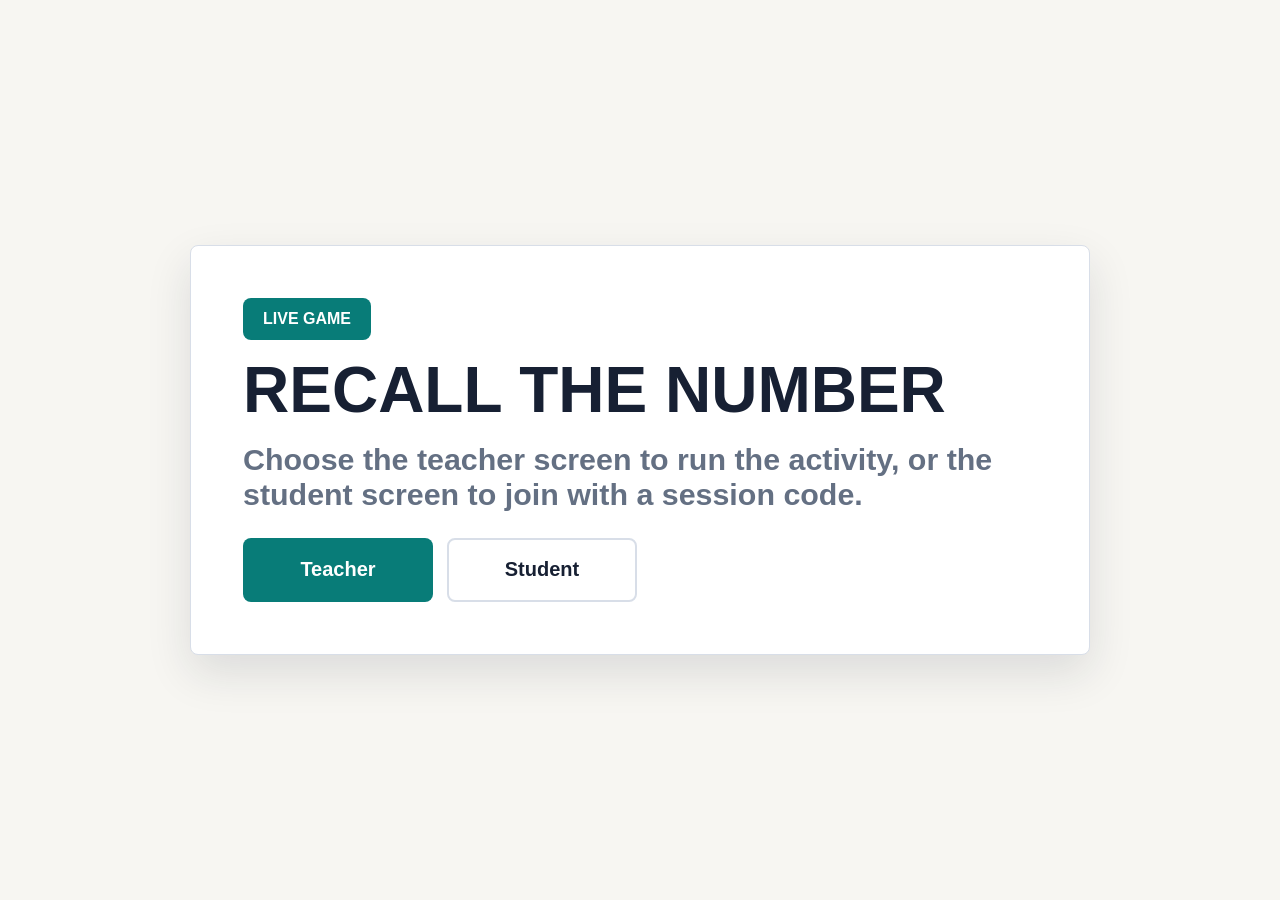
<file: index.html>
<!doctype html>
<html lang="en">
  <head>
    <meta charset="utf-8">
    <meta name="viewport" content="width=device-width, initial-scale=1">
    <title>Recall the Number Live</title>
    <link rel="stylesheet" href="css/styles.css">
  </head>
  <body>
    <main class="app">
      <section class="screen start-screen">
        <div class="start-panel">
          <p class="section-label">Live game</p>
          <h1>RECALL THE NUMBER</h1>
          <p class="subtitle">Choose the teacher screen to run the activity, or the student screen to join with a session code.</p>

          <div class="button-row">
            <a class="button button-primary button-large link-button" href="teacher.html">Teacher</a>
            <a class="button button-light button-large link-button" href="student.html">Student</a>
          </div>
        </div>
      </section>
    </main>
  </body>
</html>
</file>
<file: css/styles.css>
:root {
  --bg: #f7f6f2;
  --panel: #ffffff;
  --ink: #172033;
  --muted: #647083;
  --teal: #087c78;
  --teal-dark: #05635f;
  --teal-soft: #e4f5f3;
  --red: #cc2e2e;
  --red-dark: #a61f1f;
  --red-soft: #fff0f0;
  --green: #16834a;
  --green-dark: #0d6838;
  --green-soft: #e9f7e9;
  --amber: #b7791f;
  --border: #d8dee8;
  --shadow: 0 18px 45px rgba(23, 32, 51, 0.12);
  font-family: Andika, "Segoe UI", Arial, sans-serif;
}

* {
  box-sizing: border-box;
}

html,
body {
  width: 100%;
  min-height: 100%;
  margin: 0;
}

body {
  background: var(--bg);
  color: var(--ink);
}

button,
input,
select {
  font: inherit;
}

button {
  cursor: pointer;
}

button:disabled {
  cursor: not-allowed;
}

button:focus-visible,
input:focus-visible,
select:focus-visible {
  outline: 4px solid rgba(8, 124, 120, 0.28);
  outline-offset: 4px;
}

.app {
  min-height: 100vh;
  min-height: 100svh;
}

.screen {
  min-height: 100vh;
  min-height: 100svh;
  padding: 28px;
}

.start-screen,
.student-screen {
  display: grid;
  place-items: center;
}

.start-panel,
.student-card {
  display: grid;
  gap: 18px;
  width: min(900px, 100%);
  border: 1px solid var(--border);
  border-radius: 8px;
  background: var(--panel);
  padding: clamp(24px, 5vw, 52px);
  box-shadow: var(--shadow);
}

.results-panel {
  width: min(760px, 100%);
}

.student-card {
  width: min(620px, 100%);
}

.student-join-card,
.student-wait-card,
.student-final-card {
  gap: 14px;
}

.student-join-card h1 {
  font-size: clamp(2.2rem, 11vw, 4rem);
  text-align: center;
}

.student-join-card .button-large {
  width: 100%;
}

.session-field.is-prefilled {
  color: var(--muted);
  font-size: 0.95rem;
}

.session-field.is-prefilled input {
  min-height: 46px;
  background: #f8fafb;
  font-size: 1rem;
}

.section-label {
  display: inline-flex;
  width: fit-content;
  min-height: 42px;
  align-items: center;
  margin: 0;
  border-radius: 8px;
  background: var(--teal);
  padding: 0 20px;
  color: #ffffff;
  font-weight: 800;
  letter-spacing: 0;
  text-transform: uppercase;
}

h1,
h2,
p {
  margin-top: 0;
}

h1 {
  margin-bottom: 0;
  font-size: clamp(2.2rem, 5vw, 4.4rem);
  line-height: 1.02;
}

h2 {
  margin-bottom: 14px;
  font-size: clamp(1.4rem, 2vw, 2rem);
}

.subtitle {
  margin-bottom: 8px;
  color: var(--muted);
  font-size: clamp(1.25rem, 2.4vw, 1.9rem);
  font-weight: 700;
}

.muted {
  color: var(--muted);
  font-weight: 700;
}

.button-row {
  display: flex;
  flex-wrap: wrap;
  gap: 14px;
}

.setup-actions {
  display: flex;
  flex-wrap: wrap;
  gap: 14px;
  justify-content: flex-end;
}

.button {
  display: inline-grid;
  place-items: center;
  min-height: 48px;
  border: 2px solid transparent;
  border-radius: 8px;
  padding: 10px 18px;
  font-weight: 800;
  text-align: center;
  text-decoration: none;
}

.button-small {
  min-height: 38px;
  padding: 6px 10px;
  font-size: 0.95rem;
}

.button-large {
  min-width: 190px;
  min-height: 64px;
  font-size: 1.25rem;
}

.button-primary {
  background: var(--teal);
  color: #ffffff;
}

.button-primary:hover {
  background: var(--teal-dark);
}

.button-primary:disabled {
  background: #a9b9c5;
  color: #ffffff;
}

.button-light {
  border-color: var(--border);
  background: #ffffff;
  color: var(--ink);
}

.button-light:hover:not(:disabled) {
  border-color: var(--teal);
}

.button-danger {
  border-color: #f1b2b2;
  background: var(--red-soft);
  color: var(--red-dark);
}

.button-danger:hover {
  border-color: var(--red);
}

.join-panel,
.audio-setup,
.sentence-setup,
.library-panel {
  display: grid;
  gap: 10px;
  width: 100%;
  border: 2px solid #d5e8e6;
  border-radius: 8px;
  background: #f4fbfa;
  padding: 14px;
}

.teacher-setup-screen {
  padding: 18px;
}

.teacher-setup {
  display: grid;
  gap: 14px;
  width: min(1320px, 100%);
  margin: 0 auto;
}

.setup-header {
  display: flex;
  align-items: end;
  justify-content: space-between;
  gap: 18px;
}

.setup-header h1 {
  margin: 8px 0 0;
  font-size: clamp(2rem, 3.6vw, 3.5rem);
}

.setup-connection {
  min-width: min(420px, 100%);
  align-self: center;
}

.setup-access {
  display: grid;
  grid-template-columns: minmax(210px, 0.72fr) minmax(190px, 220px) minmax(320px, 1.4fr);
  align-items: stretch;
  gap: 14px;
  border: 2px solid #d5e8e6;
  border-radius: 8px;
  background: #f4fbfa;
  padding: 14px;
}

.access-session,
.access-qr,
.access-link {
  display: grid;
  align-content: center;
  gap: 8px;
  min-width: 0;
}

.access-session span,
.access-qr span,
.access-link span {
  color: var(--muted);
  font-weight: 900;
  text-transform: uppercase;
}

.access-session .button {
  width: fit-content;
}

.access-qr {
  justify-items: center;
}

.qr-code {
  display: grid;
  width: clamp(168px, 15vw, 220px);
  aspect-ratio: 1;
  place-items: center;
  border: 2px solid var(--border);
  border-radius: 8px;
  background: #ffffff;
  padding: 8px;
}

.qr-code svg {
  display: block;
  width: 100%;
  height: 100%;
}

.access-link {
  border-left: 2px solid #d5e8e6;
  padding-left: 14px;
}

.access-link a {
  overflow-wrap: anywhere;
  color: var(--teal-dark);
  font-size: 1.05rem;
  font-weight: 900;
}

.setup-workspace {
  display: grid;
  grid-template-columns: minmax(260px, 0.82fr) minmax(520px, 1.58fr);
  gap: 14px;
  align-items: start;
}

.setup-sidebar,
.setup-main {
  display: grid;
  gap: 12px;
}

.setup-main {
  border: 1px solid var(--border);
  border-radius: 8px;
  background: var(--panel);
  padding: 14px;
  box-shadow: 0 12px 28px rgba(23, 32, 51, 0.09);
}

.setup-title-row {
  display: grid;
  grid-template-columns: minmax(220px, 1fr) auto;
  align-items: end;
  gap: 14px;
}

.setup-title-row .setup-actions {
  justify-content: end;
}

.join-panel span,
.join-panel strong {
  overflow-wrap: anywhere;
}

.panel-heading {
  display: flex;
  align-items: center;
  justify-content: space-between;
  gap: 12px;
}

.panel-heading h2 {
  margin: 0;
}

.panel-heading > span {
  color: var(--muted);
  font-weight: 800;
}

.join-panel p {
  margin: 0;
}

.join-panel span {
  color: var(--muted);
  font-weight: 800;
}

.join-panel strong {
  font-size: 1rem;
}

.audio-setup.is-ready,
.sentence-setup.is-ready,
.library-panel.is-ready {
  border-color: #a6d8b5;
  background: var(--green-soft);
}

.audio-setup.is-warning,
.sentence-setup.is-warning,
.library-panel.is-warning {
  border-color: #f1b2b2;
  background: var(--red-soft);
}

.audio-setup p,
.sentence-setup p,
.library-panel p {
  margin: 0;
  color: var(--muted);
  font-weight: 700;
}

.sentence-label {
  color: var(--ink);
  font-weight: 800;
}

.sentence-setup textarea {
  width: 100%;
  min-height: 190px;
  resize: vertical;
  border: 2px solid var(--border);
  border-radius: 8px;
  background: #ffffff;
  padding: 12px 14px;
  color: var(--ink);
  font: inherit;
  line-height: 1.45;
}

.connection-strip {
  display: flex;
  align-items: center;
  justify-content: space-between;
  gap: 16px;
  border: 2px solid #d5e8e6;
  border-radius: 8px;
  background: #f4fbfa;
  padding: 8px 12px;
  color: var(--teal-dark);
  font-weight: 800;
}

.connection-strip.is-warning,
.connection-warning {
  border-color: #f1b2b2;
  background: var(--red-soft);
  color: var(--red-dark);
}

.connection-warning {
  border: 2px solid #f1b2b2;
  border-radius: 8px;
  padding: 8px 12px;
  font-weight: 800;
}

.connection-note {
  margin: 0;
  color: var(--muted);
  font-weight: 800;
}

.session-note {
  margin: 0;
  color: var(--teal-dark);
  font-size: 1.2rem;
  font-weight: 900;
}

.upload-button {
  display: inline-grid;
  position: relative;
  width: fit-content;
  min-height: 48px;
  align-items: center;
  overflow: hidden;
  border: 2px solid var(--teal);
  border-radius: 8px;
  background: #ffffff;
  padding: 10px 18px;
  color: var(--teal-dark);
  cursor: pointer;
  font-weight: 800;
}

.file-input {
  position: absolute;
  inset: 0;
  opacity: 0;
  cursor: pointer;
}

.teacher-screen {
  display: grid;
  grid-template-rows: auto minmax(0, 1fr);
  gap: 12px;
  width: min(1480px, 100%);
  min-height: calc(100vh - 56px);
  min-height: calc(100svh - 56px);
  margin: 0 auto;
}

.live-topbar {
  display: grid;
  grid-template-columns: minmax(180px, 0.8fr) minmax(360px, 1.6fr) auto;
  align-items: stretch;
  gap: 12px;
}

.live-title,
.live-metrics,
.live-actions {
  min-width: 0;
}

.live-title {
  display: grid;
  align-content: center;
  gap: 8px;
}

.live-title .section-label {
  min-height: 30px;
  padding: 0 12px;
  font-size: 0.76rem;
}

.live-title h1 {
  font-size: clamp(1.55rem, 2.5vw, 2.35rem);
}

.live-progress {
  gap: 5px;
}

.live-progress .progress-dot {
  width: 10px;
  height: 10px;
  flex-basis: 10px;
  border-width: 1px;
}

.live-metrics {
  display: grid;
  grid-template-columns: repeat(4, minmax(0, 1fr));
  gap: 8px;
}

.live-metrics span {
  display: grid;
  min-width: 0;
  align-content: center;
  gap: 2px;
  border: 2px solid #d5e8e6;
  border-radius: 8px;
  background: #f4fbfa;
  padding: 7px 10px;
}

.live-metrics span.is-warning {
  border-color: #f1b2b2;
  background: var(--red-soft);
  color: var(--red-dark);
}

.live-metrics em {
  overflow: hidden;
  color: var(--muted);
  font-size: 0.72rem;
  font-style: normal;
  font-weight: 900;
  text-overflow: ellipsis;
  text-transform: uppercase;
  white-space: nowrap;
}

.live-metrics strong {
  overflow: hidden;
  color: var(--teal-dark);
  font-size: 1.05rem;
  line-height: 1.1;
  text-overflow: ellipsis;
  white-space: nowrap;
}

.live-metrics span.is-warning strong {
  color: var(--red-dark);
}

.live-actions {
  align-content: center;
}

.live-actions .button {
  min-height: 36px;
}

.game-header,
.student-header {
  display: flex;
  align-items: start;
  justify-content: space-between;
  gap: 18px;
}

.teacher-actions {
  display: flex;
  flex-wrap: wrap;
  gap: 10px;
  justify-content: flex-end;
}

.student-actions {
  display: flex;
  flex-wrap: wrap;
  gap: 10px;
  justify-content: flex-end;
}

.student-topline,
.student-round-strip {
  display: flex;
  align-items: center;
  justify-content: space-between;
  gap: 10px;
}

.student-name-pill,
.student-round-strip > span,
.student-score-badge {
  display: inline-grid;
  min-height: 42px;
  align-items: center;
  border-radius: 8px;
  padding: 6px 12px;
  font-weight: 900;
}

.student-name-pill,
.student-round-strip > span {
  min-width: 0;
  overflow-wrap: anywhere;
  background: #ffffff;
  color: var(--ink);
}

.student-score-badge {
  flex: 0 0 auto;
  border: 2px solid #a6d8b5;
  background: var(--green-soft);
  color: var(--green-dark);
}

.session-code {
  display: inline-grid;
  width: fit-content;
  min-height: 58px;
  place-items: center;
  border: 2px solid #91bbb8;
  border-radius: 8px;
  background: #ffffff;
  padding: 6px 16px;
  color: var(--teal-dark);
  font-size: clamp(2rem, 5vw, 3rem);
  letter-spacing: 0;
}

.game-header h1 {
  font-size: clamp(1.8rem, 3vw, 3rem);
}

.progress {
  display: flex;
  gap: 10px;
}

.progress-dot {
  width: 16px;
  height: 16px;
  flex: 0 0 16px;
  border: 2px solid #bcc7d4;
  border-radius: 999px;
  background: #d9e0e8;
}

.progress-dot.is-complete,
.progress-dot.is-current {
  border-color: var(--teal);
  background: var(--teal);
}

.teacher-grid {
  display: grid;
  grid-template-columns: minmax(220px, 0.78fr) minmax(320px, 1.32fr) minmax(210px, 0.74fr);
  gap: 12px;
  min-height: 0;
  align-items: stretch;
}

.control-panel,
.chart-panel,
.students-panel {
  min-height: 0;
  border: 1px solid var(--border);
  border-radius: 8px;
  background: var(--panel);
  padding: 12px;
  box-shadow: var(--shadow);
}

.control-panel {
  display: grid;
  grid-template-rows: auto auto auto minmax(0, 1fr);
  align-content: stretch;
  gap: 12px;
}

.control-actions {
  display: grid;
  grid-template-columns: auto minmax(0, 1fr);
  align-items: center;
  gap: 12px;
}

.control-actions .button-row {
  display: grid;
  gap: 10px;
}

.phase-pill {
  display: inline-grid;
  min-height: 30px;
  place-items: center;
  border-radius: 8px;
  background: var(--teal-soft);
  padding: 4px 10px;
  color: var(--teal-dark);
  font-size: 0.9rem;
  font-weight: 900;
}

.play-button {
  display: grid;
  width: clamp(76px, 8vw, 104px);
  height: clamp(76px, 8vw, 104px);
  place-items: center;
  border: 0;
  border-radius: 999px;
  background: var(--red);
  box-shadow: 0 8px 0 var(--red-dark);
}

.play-triangle {
  width: 0;
  height: 0;
  margin-left: 7px;
  border-top: 20px solid transparent;
  border-bottom: 20px solid transparent;
  border-left: 31px solid #ffffff;
}

.audio-warning,
.student-warning {
  min-height: 34px;
  margin: 0;
  border: 2px solid #f1b2b2;
  border-radius: 8px;
  background: var(--red-soft);
  padding: 6px 10px;
  color: var(--red-dark);
  font-size: 0.95rem;
  font-weight: 800;
}

.audio-warning.is-empty {
  border-color: #d5e8e6;
  background: #f4fbfa;
  color: var(--muted);
}

.sentence-reveal {
  display: grid;
  width: 100%;
  min-height: 96px;
  align-content: center;
  gap: 8px;
  border: 2px solid #a6d8b5;
  border-radius: 8px;
  background: var(--green-soft);
  padding: 10px;
  text-align: center;
}

.sentence-reveal.is-empty {
  border-color: var(--border);
  background: #f8fafb;
}

.sentence-reveal span {
  color: var(--muted);
  font-size: 0.9rem;
  font-weight: 800;
}

.sentence-reveal strong {
  font-size: clamp(1.05rem, 1.7vw, 1.55rem);
  line-height: 1.15;
}

.chart-panel,
.students-panel {
  display: grid;
  grid-template-rows: auto minmax(0, 1fr);
  align-content: stretch;
}

.chart-heading span {
  color: var(--teal-dark);
  font-weight: 900;
}

.vote-chart {
  min-height: 0;
  overflow: auto;
}

.vote-row {
  display: grid;
  grid-template-columns: 42px minmax(0, 1fr) 34px;
  align-items: center;
  gap: 8px;
  min-height: 36px;
  margin-bottom: 7px;
}

.vote-number {
  display: grid;
  height: 36px;
  place-items: center;
  border: 2px solid #91bbb8;
  border-radius: 8px;
  background: #ffffff;
  font-size: 1.15rem;
  font-weight: 900;
}

.vote-track {
  height: 22px;
  overflow: hidden;
  border-radius: 8px;
  background: #e8edf2;
}

.vote-bar {
  height: 100%;
  border-radius: 8px;
  background: var(--teal);
}

.vote-row.is-correct .vote-number,
.vote-row.is-correct .vote-bar {
  border-color: var(--green-dark);
  background: var(--green);
  color: #ffffff;
}

.student-list {
  display: flex;
  flex-wrap: wrap;
  gap: 10px;
}

.student-chip {
  display: inline-grid;
  min-height: 44px;
  grid-template-columns: auto auto;
  align-items: center;
  gap: 8px;
  min-height: 40px;
  border: 2px solid #d5e8e6;
  border-radius: 8px;
  background: #f4fbfa;
  padding: 6px 12px;
  color: var(--ink);
  font-weight: 800;
}

.student-chip:hover {
  border-color: var(--red);
  background: var(--red-soft);
}

.student-chip em {
  color: var(--red-dark);
  font-size: 0.82rem;
  font-style: normal;
}

.students-panel .student-list {
  align-content: start;
  min-height: 0;
  overflow: auto;
  padding-right: 2px;
}

.students-panel .student-chip {
  display: grid;
  flex: 1 1 100%;
  grid-template-columns: minmax(0, 1fr) auto;
  column-gap: 8px;
  row-gap: 3px;
  min-width: 0;
  min-height: 40px;
  padding: 6px 10px;
  text-align: left;
}

.students-panel .student-name {
  min-width: 0;
  overflow-wrap: anywhere;
}

.students-panel .student-chip strong,
.students-panel .student-chip small {
  justify-self: end;
  white-space: nowrap;
}

.students-panel .student-chip strong {
  color: var(--teal-dark);
}

.students-panel .student-chip small {
  color: var(--muted);
  font-size: 0.8rem;
  font-weight: 900;
  text-transform: uppercase;
}

.students-panel .student-chip em {
  justify-self: end;
}

.name-field {
  display: grid;
  gap: 8px;
  color: var(--muted);
  font-weight: 800;
}

.name-field input {
  width: 100%;
  min-height: 58px;
  border: 2px solid var(--border);
  border-radius: 8px;
  padding: 10px 14px;
  color: var(--ink);
  font-size: 1.25rem;
}

.compact-field input {
  min-height: 48px;
  font-size: 1rem;
}

.saved-game-list {
  display: grid;
  gap: 8px;
}

.load-game-control {
  display: grid;
  grid-template-columns: minmax(0, 1fr) auto;
  align-items: end;
  gap: 12px;
}

.select-field {
  display: grid;
  gap: 8px;
  color: var(--muted);
  font-weight: 800;
}

.select-field select {
  width: 100%;
  min-height: 48px;
  border: 2px solid var(--border);
  border-radius: 8px;
  background: #ffffff;
  padding: 8px 12px;
  color: var(--ink);
  font-weight: 800;
}

.saved-game-row {
  display: grid;
  grid-template-columns: minmax(0, 1fr) auto;
  align-items: center;
  gap: 12px;
  border: 2px solid #d5e8e6;
  border-radius: 8px;
  background: #ffffff;
  padding: 8px 10px;
}

.saved-game-row > strong {
  overflow-wrap: anywhere;
}

.saved-game-actions {
  display: flex;
  flex-wrap: wrap;
  gap: 8px;
  justify-content: flex-end;
}

.student-play-screen {
  display: grid;
  grid-template-rows: auto auto minmax(0, 1fr) auto;
  gap: 12px;
  width: min(560px, 100%);
  margin: 0 auto;
}

.student-play-screen .student-header {
  align-items: center;
  gap: 10px;
}

.student-play-screen .student-actions .button {
  min-height: 40px;
  padding: 6px 10px;
  font-size: 0.95rem;
}

.student-prompt {
  text-align: center;
}

.student-prompt h1 {
  font-size: clamp(2rem, 7vw, 3.2rem);
}

.student-prompt p {
  margin: 10px 0 0;
  color: var(--muted);
  font-size: clamp(1.2rem, 4vw, 1.7rem);
  font-weight: 800;
}

.student-number-grid {
  display: grid;
  grid-template-columns: repeat(3, minmax(0, 1fr));
  gap: 10px;
  align-content: center;
  width: min(100%, 440px);
  margin: 0 auto;
}

.number-button {
  display: grid;
  min-width: 0;
  aspect-ratio: 1;
  place-items: center;
  border: 3px solid #91bbb8;
  border-radius: 8px;
  background: #ffffff;
  color: var(--ink);
  box-shadow: inset 0 -6px 0 #dcebea;
}

.number-button strong {
  font-size: clamp(2.6rem, 12vw, 5rem);
  line-height: 1;
}

.number-button.is-selected {
  border-color: var(--amber);
  background: #fff8e8;
  box-shadow: inset 0 -6px 0 #f3d49a;
}

.number-button.is-pending {
  border-color: var(--teal-dark);
  background: var(--teal-soft);
  box-shadow: inset 0 -6px 0 #b6dad7;
}

.number-button.is-wrong {
  border-color: var(--red-dark);
  background: var(--red);
  color: #ffffff;
  box-shadow: inset 0 -6px 0 var(--red-dark);
  opacity: 1;
}

.number-button.is-correct {
  border-color: var(--green-dark);
  background: var(--green);
  color: #ffffff;
  box-shadow: inset 0 -6px 0 var(--green-dark);
  opacity: 1;
}

.confirm-box {
  display: grid;
  position: fixed;
  inset: 50% auto auto 50%;
  z-index: 20;
  width: min(360px, calc(100vw - 36px));
  min-height: 300px;
  transform: translate(-50%, -50%);
  place-items: center;
  gap: 18px;
  border: 4px solid var(--teal);
  border-radius: 8px;
  background: #ffffff;
  padding: 26px;
  box-shadow: 0 24px 70px rgba(23, 32, 51, 0.28);
}

.confirm-box strong {
  display: grid;
  width: 142px;
  height: 142px;
  place-items: center;
  border: 4px solid #91bbb8;
  border-radius: 8px;
  background: var(--teal-soft);
  color: var(--ink);
  font-size: 6rem;
  line-height: 1;
}

.confirm-actions {
  display: grid;
  grid-template-columns: 1fr 1fr;
  gap: 18px;
  width: 100%;
}

.confirm-button {
  display: grid;
  min-height: 86px;
  place-items: center;
  border: 4px solid transparent;
  border-radius: 8px;
  color: #ffffff;
  font-size: 2.2rem;
  font-weight: 900;
}

.confirm-button.is-cancel {
  border-color: var(--red-dark);
  background: var(--red);
}

.confirm-button.is-send {
  border-color: var(--green-dark);
  background: var(--green);
}

.student-feedback {
  display: grid;
  min-height: 86px;
  align-content: center;
  justify-items: center;
  gap: 6px;
  border: 2px solid var(--border);
  border-radius: 8px;
  background: #ffffff;
  padding: 10px;
  text-align: center;
}

.student-feedback p {
  margin: 0;
  color: var(--muted);
  font-size: 1.25rem;
  font-weight: 800;
}

.student-feedback strong {
  font-size: clamp(1.3rem, 5vw, 2rem);
  line-height: 1.15;
}

.student-feedback.is-revealed {
  border-color: #a6d8b5;
  background: var(--green-soft);
}

.student-feedback.is-wrong {
  border-color: #f1b2b2;
  background: var(--red-soft);
}

.student-feedback .student-score-badge {
  min-height: 34px;
  padding: 4px 10px;
  font-size: 0.95rem;
}

.result-mark {
  display: grid;
  width: 48px;
  height: 48px;
  place-items: center;
  border-radius: 999px;
  background: var(--green);
  color: #ffffff;
  font-size: 2rem;
  font-weight: 900;
  line-height: 1;
}

.student-feedback.is-wrong .result-mark {
  background: var(--red);
}

.scoreboard {
  display: grid;
  gap: 12px;
  width: 100%;
  margin: 8px 0 12px;
}

.score-row {
  display: grid;
  grid-template-columns: minmax(0, 1fr) auto;
  align-items: center;
  gap: 16px;
  min-height: 64px;
  border: 2px solid var(--border);
  border-radius: 8px;
  background: #ffffff;
  padding: 10px 16px;
}

.score-row.is-top {
  border-color: #a6d8b5;
  background: var(--green-soft);
}

.score-row span {
  overflow-wrap: anywhere;
  font-size: clamp(1.25rem, 3vw, 1.8rem);
  font-weight: 900;
}

.score-row strong {
  color: var(--teal-dark);
  font-size: clamp(1.25rem, 3vw, 1.9rem);
}

.student-score {
  display: flex;
  align-items: baseline;
  gap: 12px;
  color: var(--teal-dark);
}

.student-score strong {
  font-size: clamp(5rem, 26vw, 9rem);
  line-height: 0.9;
}

.student-score span {
  color: var(--muted);
  font-size: clamp(2rem, 9vw, 3.4rem);
  font-weight: 900;
}

@media (max-width: 960px) {
  .setup-header {
    align-items: stretch;
    flex-direction: column;
  }

  .setup-connection {
    min-width: 0;
  }

  .setup-access {
    grid-template-columns: minmax(190px, 0.75fr) minmax(168px, 200px);
  }

  .access-link {
    grid-column: 1 / -1;
    border-top: 2px solid #d5e8e6;
    border-left: 0;
    padding-top: 12px;
    padding-left: 0;
  }

  .setup-workspace {
    grid-template-columns: 1fr;
  }

  .setup-sidebar {
    order: 2;
  }

  .setup-main {
    order: 1;
  }

  .setup-title-row {
    grid-template-columns: 1fr;
  }

  .game-header,
  .student-header {
    align-items: stretch;
    flex-direction: column;
  }

  .live-topbar {
    grid-template-columns: minmax(160px, 0.8fr) minmax(300px, 1.4fr);
  }

  .live-actions {
    display: grid;
    grid-column: 1 / -1;
    grid-template-columns: repeat(3, minmax(0, 1fr));
  }

  .live-actions .button {
    width: 100%;
  }
}

@media (max-width: 780px) {
  .teacher-screen {
    min-height: auto;
  }

  .live-topbar,
  .teacher-grid {
    grid-template-columns: 1fr;
  }

  .live-metrics {
    grid-template-columns: repeat(2, minmax(0, 1fr));
  }

  .control-actions {
    grid-template-columns: auto minmax(0, 1fr);
  }
}

@media (max-width: 540px) {
  .screen {
    padding: 12px;
  }

  .student-screen {
    padding: 14px;
  }

  .student-card {
    padding: 18px;
  }

  .student-join-card,
  .student-wait-card,
  .student-final-card {
    gap: 12px;
  }

  .student-play-screen {
    gap: 8px;
    padding: 10px;
  }

  .student-play-screen .student-header {
    gap: 8px;
  }

  .student-round-strip,
  .student-topline {
    width: 100%;
  }

  .student-name-pill,
  .student-round-strip > span,
  .student-score-badge {
    min-height: 38px;
    padding: 5px 9px;
    font-size: 0.95rem;
  }

  .student-play-screen .student-actions {
    display: grid;
    grid-template-columns: minmax(0, 1fr) auto;
    width: 100%;
  }

  .student-play-screen .student-actions .button {
    min-width: 0;
    min-height: 38px;
  }

  .student-prompt h1 {
    font-size: 2rem;
  }

  .student-feedback {
    min-height: 76px;
    padding: 8px;
  }

  .student-feedback.is-revealed {
    grid-template-columns: auto minmax(0, 1fr);
    align-items: center;
    justify-items: start;
    column-gap: 8px;
    row-gap: 2px;
    text-align: left;
  }

  .student-feedback.is-revealed .result-mark {
    grid-row: 1 / 4;
  }

  .student-feedback.is-revealed p {
    font-size: 0.95rem;
  }

  .student-feedback strong {
    display: -webkit-box;
    overflow: hidden;
    -webkit-box-orient: vertical;
    -webkit-line-clamp: 2;
    font-size: 1.05rem;
    line-height: 1.1;
  }

  .student-feedback .student-score-badge {
    min-height: 28px;
    padding: 2px 8px;
    font-size: 0.85rem;
  }

  .result-mark {
    width: 36px;
    height: 36px;
    font-size: 1.8rem;
  }

  .teacher-setup-screen {
    padding: 10px;
  }

  .teacher-setup {
    gap: 10px;
  }

  .setup-header {
    gap: 8px;
  }

  .setup-header h1 {
    margin-top: 6px;
    font-size: 2rem;
  }

  .teacher-setup .section-label {
    min-height: 34px;
    padding: 0 14px;
  }

  .setup-connection {
    padding: 6px 10px;
  }

  .setup-access {
    grid-template-columns: minmax(0, 1fr) 128px;
    gap: 10px;
    padding: 10px;
  }

  .access-session,
  .access-qr,
  .access-link {
    gap: 6px;
  }

  .teacher-setup .session-code {
    min-height: 48px;
    padding: 4px 12px;
    font-size: 2.25rem;
  }

  .access-qr {
    justify-items: center;
  }

  .access-link {
    grid-column: 1 / -1;
  }

  .qr-code {
    width: 128px;
    padding: 6px;
  }

  .setup-main {
    padding: 10px;
  }

  .setup-title-row {
    gap: 10px;
  }

  .student-number-grid {
    gap: 9px;
  }

  .button-row {
    display: grid;
    width: 100%;
  }

  .load-game-control {
    display: grid;
    grid-template-columns: 1fr;
  }

  .setup-actions {
    display: grid;
    grid-template-columns: repeat(2, minmax(0, 1fr));
    gap: 10px;
  }

  .setup-actions .button-large {
    min-width: 0;
    min-height: 56px;
    padding: 8px 10px;
    font-size: 1.05rem;
  }

  .button-row .button,
  .setup-actions .button,
  .saved-game-actions .button {
    width: 100%;
  }
}
</file>
